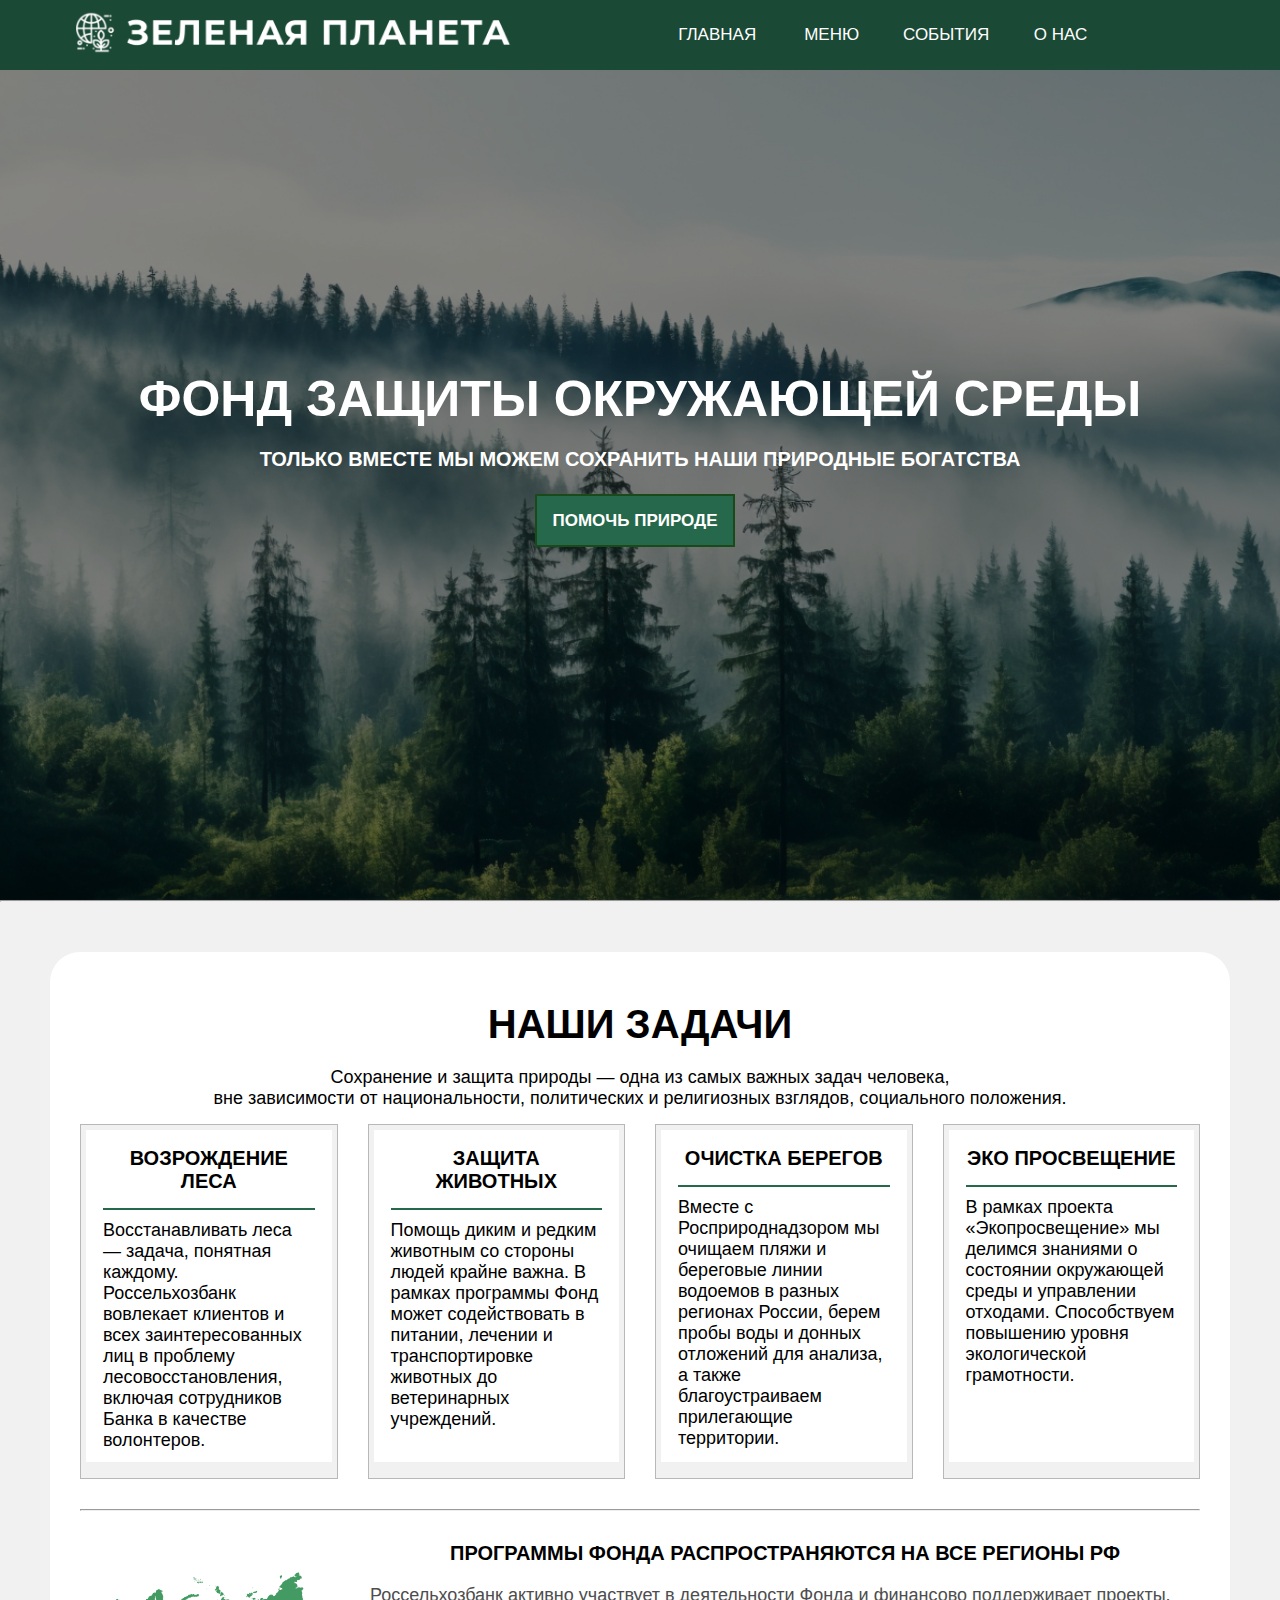
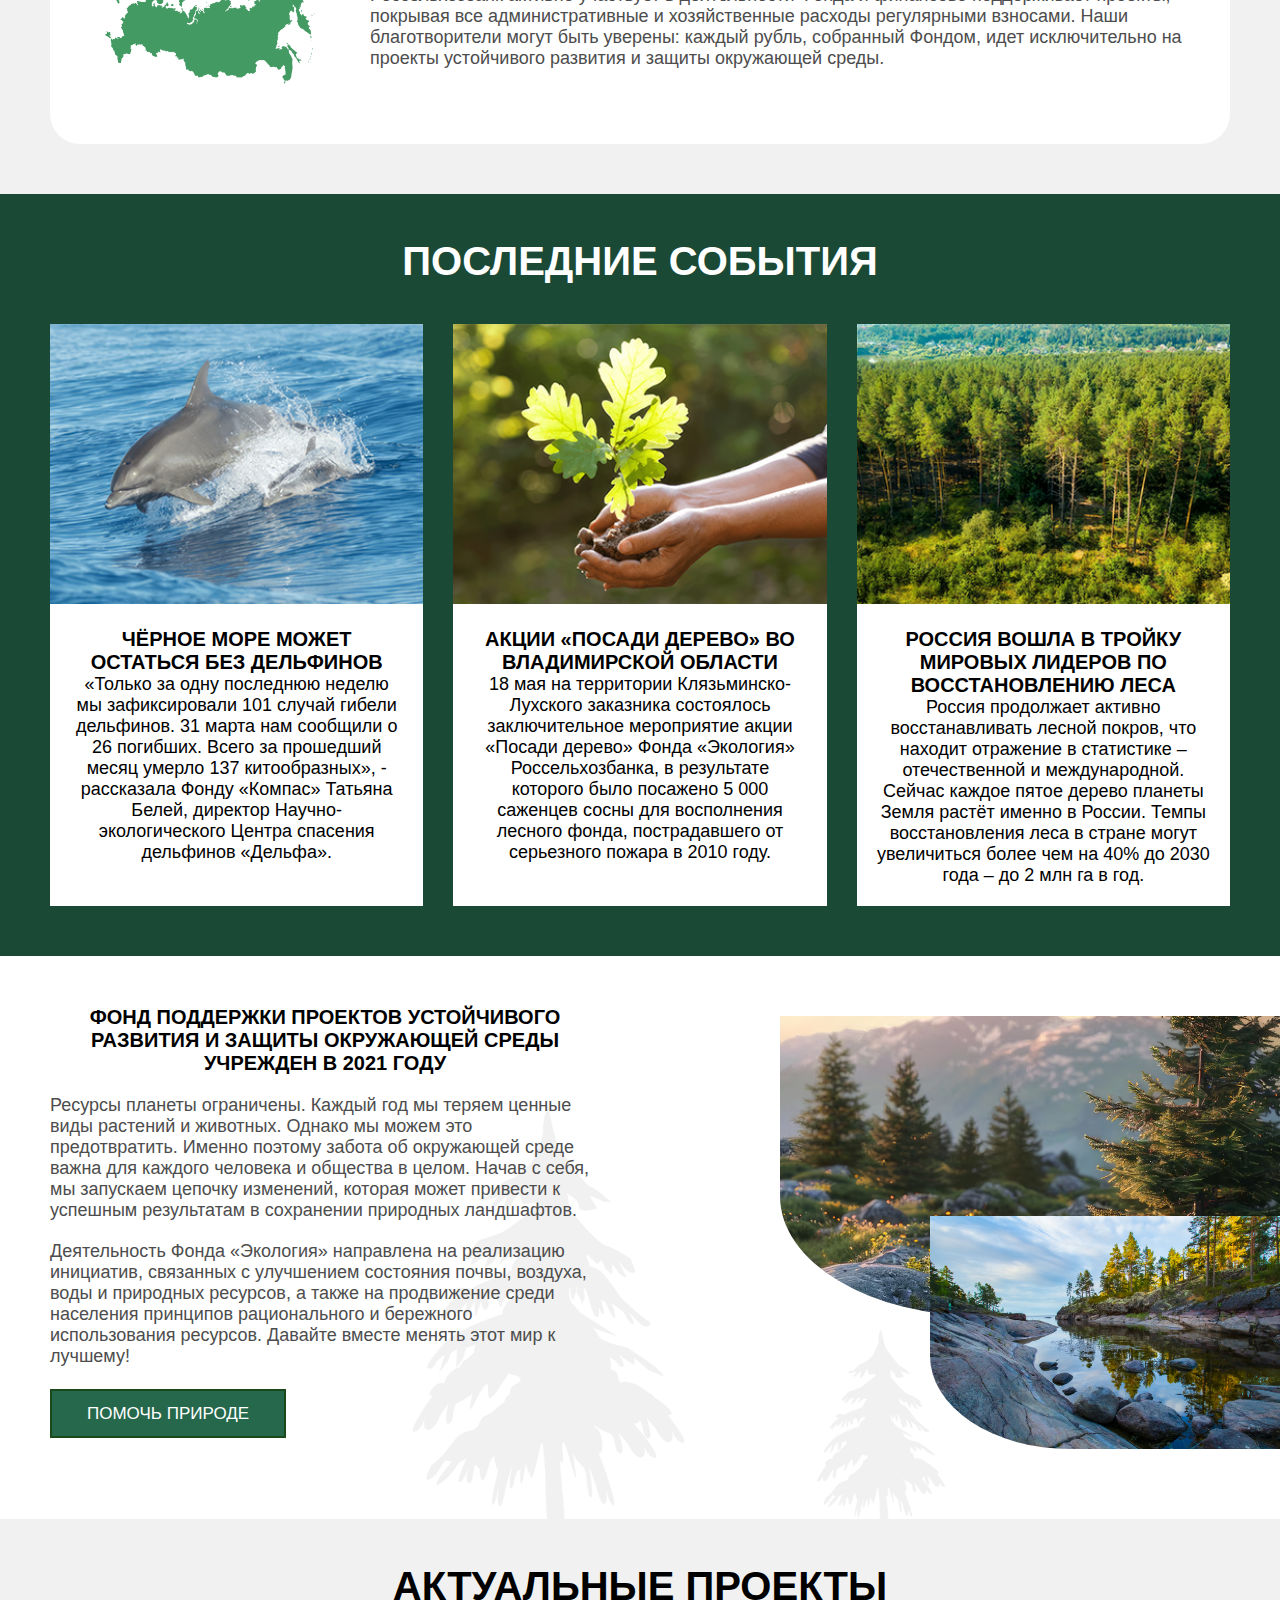
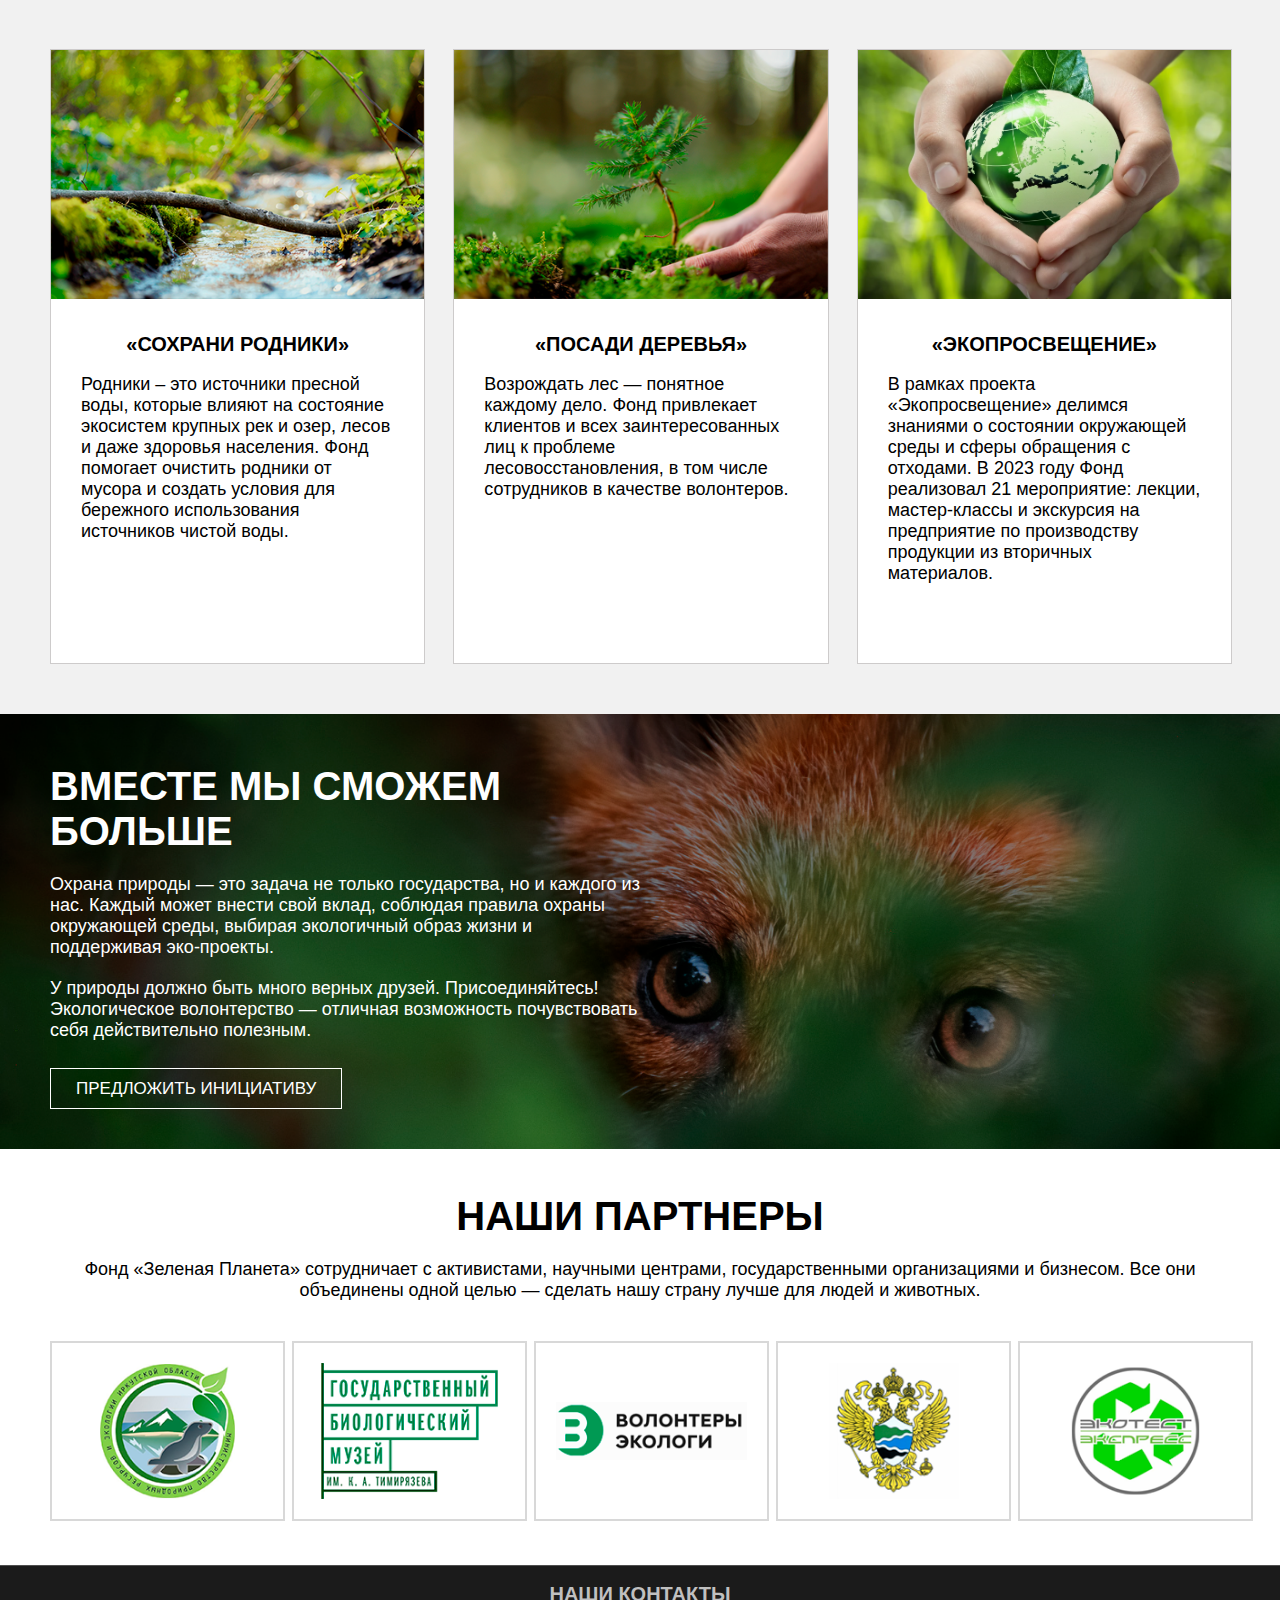
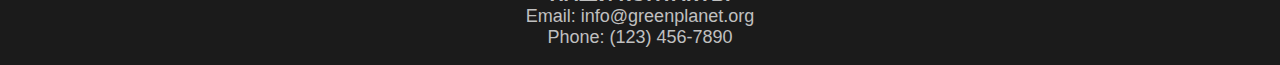
<file: index.html>
<!DOCTYPE html>
<html lang="en">
<head>
    <meta charset="UTF-8">
    <meta name="viewport" content="width=device-width, initial-scale=1.0">
    <link rel="shortcut icon" href="assets/favicon.png" type="image/x-icon">
    <link rel="stylesheet" href="styles/styles.css">
    <title>Зеленая Планета</title>
</head>
<body>
    <div class="page">
        <div class="hearder">
            <header>
                <div class="container">
                    <div class="logo">
                        <a href="index.html">
                            <img src="assets/logo.png" alt="" width="500px">
                        </a>
                    </div>
                    <div class="navigation">
                        <nav>
                            <div class="topnav" id="myTopnav">
                                <ul>
                                    <li>
                                        <a href="#home">Главная</a>
                                    </li>
                                    <li>
                                        <a href="#">Меню</a>
                                        <ul class="dropdown">
                                            <li>
                                                <a href="#projects_main">Проекты</a>
                                            </li>
                                            <li>
                                                <a href="#volunteer_main">Волонтерство</a>
                                            </li>
                                        </ul>
                                    </li>
                                    <li>
                                        <a href="#news">События</a>
                                    </li>
                                    <li>
                                        <a href="#about_main">О нас</a>
                                    </li>
                                    <li class="iconn">
                                        <a href="#" id="menu" class="icon">&#9776</a>
                                    </li>
                                </ul>
                            </div>
                        </nav>
                    </div>
                </div>
            </header>
        </div>
        <div class="content">
            <main>
                <div class="first_main" id="home">
                    <div class="first_main_container">
                        <div class="first_main_header">
                            <h2 class="title_header">Фонд защиты окружающей среды</h2>
                            <h3>Только вместе мы можем сохранить наши природные богатства</h3>
                            <div class="button">
                                <a class="donatenow" href="donateus.html">Помочь природе</a>
                            </div>
                        </div>
                    </div>

                </div>
                <hr>
                <div class="second_main">
                    <div class="second_main_container">
                        <div class="second_main_content">
                            <div>
                                <h2 class="headline_h2">
                                    Наши задачи
                                </h2>
                            </div>
                            <div>
                                <p class="headline_p">
                                    Сохранение и защита природы — одна из самых важных задач человека, 
                                    <br>
                                    вне зависимости от национальности, политических и религиозных взглядов, социального положения.
                                </p>
                            </div>
                            <div class="second_main_blocks">
                                <div class="second_main_block">
                                    <article>
                                        <h3>
                                            Возрождение леса
                                        </h3>
                                        <p>
                                            Восстанавливать леса — задача, понятная каждому. Россельхозбанк вовлекает клиентов и всех заинтересованных лиц в проблему лесовосстановления, включая сотрудников Банка в качестве волонтеров.
                                        </p>
                                    </article>
                                </div>
                                <div class="second_main_block">
                                    <article>
                                        <h3>
                                            Защита животных
                                        </h3>
                                        <p>
                                            Помощь диким и редким животным со стороны людей крайне важна. В рамках программы Фонд может содействовать в питании, лечении и транспортировке животных до ветеринарных учреждений.
                                        </p>
                                    </article>
                                </div>
                                <div class="second_main_block">
                                    <article>
                                        <h3>
                                            Очистка берегов
                                        </h3>
                                        <p>
                                            Вместе с Росприроднадзором мы очищаем пляжи и береговые линии водоемов в разных регионах России, берем пробы воды и донных отложений для анализа, а также благоустраиваем прилегающие территории.
                                        </p>
                                    </article>
                                </div>
                                <div class="second_main_block">
                                    <article>
                                        <h3>
                                            Эко просвещение
                                        </h3>
                                        <p>
                                            В рамках проекта «Экопросвещение» мы делимся знаниями о состоянии окружающей среды и управлении отходами. Способствуем повышению уровня экологической грамотности.
                                        </p>
                                    </article>
                                </div>
                            </div>
                            <hr>
                            <div class="about_programm">
                                <div>
                                    <img src="img/pngwing.com.png" width="250px" alt="">
                                </div>
                                <div class="about_programm_txt">
                                    <div class="headline">
                                        <h3>
                                            Программы Фонда распространяются на все регионы РФ
                                        </h3>
                                    </div>
                                    <div class="txt">
                                        <p>
                                            Россельхозбанк активно участвует в деятельности Фонда и финансово поддерживает проекты, покрывая все административные и хозяйственные расходы регулярными взносами. Наши благотворители могут быть уверены: каждый рубль, собранный Фондом, идет исключительно на проекты устойчивого развития и защиты окружающей среды.
                                        </p>
                                    </div>
                                </div>
                            </div>

                        </div>
                    </div>
                </div>

                <div class="news_main" id="news">
                    <div class="news_main_container">
                        <div>
                            <h2 class="headline_h2">
                                Последние события
                            </h2>
                        </div>
                        <div class="news">
                            <div class="news_blocks">
                                <div class="news_block">
                                    <figure>
                                        <img src="img/news_block/img1.png" alt="">
                                    </figure>
                                    <article>
                                        <h3>
                                            Чёрное море может остаться без дельфинов
                                        </h3>
                                        <p>
                                            «Только за одну последнюю неделю мы зафиксировали 101 случай гибели дельфинов. 31 марта нам сообщили о 26 погибших. Всего за прошедший месяц умерло 137 китообразных», - рассказала Фонду «Компас» Татьяна Белей, директор Научно-экологического Центра спасения дельфинов «Дельфа».
                                        </p>
                                    </article>
                                </div>
                                <div class="news_block">
                                    <figure>
                                        <img src="img/news_block/img4.png" alt="">
                                    </figure>
                                    <article>
                                        <h3>
                                            акции «Посади дерево» во Владимирской области
                                        </h3>
                                        <p>
                                            18 мая на территории Клязьминско-Лухского заказника состоялось заключительное мероприятие акции «Посади дерево» Фонда «Экология» Россельхозбанка, в результате которого было посажено 5 000 саженцев сосны для восполнения лесного фонда, пострадавшего от серьезного пожара в 2010 году.
                                        </p>
                                    </article>
                                </div>
                                <div class="news_block">
                                    <figure>
                                        <img src="img/news_block/img5.png" alt="">
                                    </figure>
                                    <article>
                                        <h3>
                                            Россия вошла в тройку мировых лидеров по восстановлению леса
                                        </h3>
                                        <p>
                                            Россия продолжает активно восстанавливать лесной покров, что находит отражение в статистике – отечественной и международной. Сейчас каждое пятое дерево планеты Земля растёт именно в России. Темпы восстановления леса в стране могут увеличиться более чем на 40% до 2030 года – до 2 млн га в год.
                                        </p>
                                    </article>
                                </div>
                            </div>
                        </div>

                    </div>
                </div>

                <div class="information_main">
                    <div class="information_container">
                        <div class="information_txt">
                            <div class="headline">
                                <h3>
                                    Фонд поддержки проектов устойчивого развития и защиты окружающей среды учрежден в 2021 году
                                </h3>
                            </div>
                            <div class="txt">
                                <p>
                                    Ресурсы планеты ограничены. Каждый год мы теряем ценные виды растений и животных. Однако мы можем это предотвратить. Именно поэтому забота об окружающей среде важна для каждого человека и общества в целом. Начав с себя, мы запускаем цепочку изменений, которая может привести к успешным результатам в сохранении природных ландшафтов.
                                </p>
                                <p>
                                    Деятельность Фонда «Экология» направлена на реализацию инициатив, связанных с улучшением состояния почвы, воздуха, воды и природных ресурсов, а также на продвижение среди населения принципов рационального и бережного использования ресурсов. Давайте вместе менять этот мир к лучшему!
                                </p>
                            </div>
                            <div>
                                <a class="href" href="donateus.html">Помочь природе</a>
                            </div>
                        </div>
                        <div class="information_img1">
                            <img src="img/img7.png" width="560px" alt="">
                        </div>
                        <div class="information_img2">
                            <img src="img/img6.jpg" width="360px" alt="">
                        </div>
                    </div>
                </div>
                <div class="projects_main" id="projects_main">
                    <div class="projects_main_container">
                        <div>
                            <h2 class="headline_h2">
                                Актуальные проекты
                            </h2>
                        </div>
                        <div class="projects_blocks">
                            <div class="projects_block">
                                <figure>
                                    <img src="img/img5.png" alt="">
                                </figure>
                                <div>
                                    <article>
                                        <h3>
                                            «Сохрани родники»
                                        </h3>
                                        <br>
                                        <p>
                                            Родники – это источники пресной воды, которые влияют на состояние экосистем крупных рек и озер, лесов и даже здоровья населения. Фонд помогает очистить родники от мусора и создать условия для бережного использования источников чистой воды.
                                        </p>
                                    </article>
                                </div>
                            </div>
                            <div class="projects_block">
                                <figure>
                                    <img src="img/img4.png" alt="">
                                </figure>
                                <div>
                                    <article>
                                        <h3>
                                            «Посади деревья»
                                        </h3>
                                        <br>
                                        <p>
                                            Возрождать лес — понятное каждому дело. Фонд привлекает клиентов и всех заинтересованных лиц к проблеме лесовосстановления, в том числе сотрудников в качестве волонтеров.
                                        </p>
                                    </article>
                                </div>
                            </div>
                            <div class="projects_block">
                                <figure>
                                    <img src="img/img8.png" alt="">
                                </figure>
                                <div>
                                    <article>
                                        <h3>
                                            «Экопросвещение»
                                        </h3>
                                        <br>
                                        <p>
                                            В рамках проекта «Экопросвещение» делимся знаниями о состоянии окружающей среды и сферы обращения с отходами. В 2023 году Фонд реализовал 21 мероприятие: лекции, мастер-классы и экскурсия на предприятие по производству продукции из вторичных материалов.
                                        </p>
                                    </article>
                                </div>
                            </div>
                        </div>
                    </div>
                </div>
                <div class="volunteer_main" id="volunteer_main">
                    <div class="volunteer_container">
                        <article class="volunteer">
                            <h2 class="headline_h2">
                                Вместе мы сможем больше
                            </h2>
                            <p>
                                Охрана природы — это задача не только государства, но и каждого из нас. Каждый может внести свой вклад, соблюдая правила охраны окружающей среды, выбирая экологичный образ жизни и поддерживая эко-проекты.
                            </p>
                            <p>
                                У природы должно быть много верных друзей. Присоединяйтесь! Экологическое волонтерство — отличная возможность почувствовать себя действительно полезным.
                            </p>
                            <br>
                            <div>
                                <a class="iniciation" href="iniciation.html">Предложить инициативу</a>
                            </div>
                        </article>
                    </div>
                </div>
                <div class="partners_main">
                    <div class="partners_main_container">
                        <div class="partners_header">
                            <h2 class="headline_h2">
                                Наши партнеры
                            </h2>
                            <p class="headline_p">
                                Фонд «Зеленая Планета» сотрудничает с активистами, научными центрами, государственными организациями и бизнесом.
                                Все они объединены одной целью — сделать нашу страну лучше для людей и животных.
                            </p>
                        </div>
                        <div class="partners">
                            <div class="partners_blocks">
                                <div class="partners_block">
                                    <figure>
                                        <img src="img/partners_img/img1.png" alt="">
                                    </figure>
                                </div>
                                <div class="partners_block">
                                    <figure>
                                        <img src="img/partners_img/img2.png" alt="">
                                    </figure>
                                </div>
                                <div class="partners_block">
                                    <figure>
                                        <img src="img/partners_img/img3.png" alt="">
                                    </figure>
                                </div>
                                <div class="partners_block">
                                    <figure>
                                        <img src="img/partners_img/img4.png" alt="">
                                    </figure>
                                </div>
                                <div class="partners_block">
                                    <figure>
                                        <img src="img/partners_img/img5.png" alt="">
                                    </figure>
                                </div>
                            </div>
                        </div>
                    </div>
                </div>

            </main>
            <footer>
                    <div class="footer_container" id="about_main">
                        <div class="footer-container">
                            <div class="footer-contact">
                                <h3>Наши контакты</h3>
                                <p>Email: info@greenplanet.org</p>
                                <p>Phone: (123) 456-7890</p>
                            </div>
                        </div>
                    </div>
            </footer>
        </div>
    </div>
    <script src="script/script.js"></script>
</body>
</html>
</file>
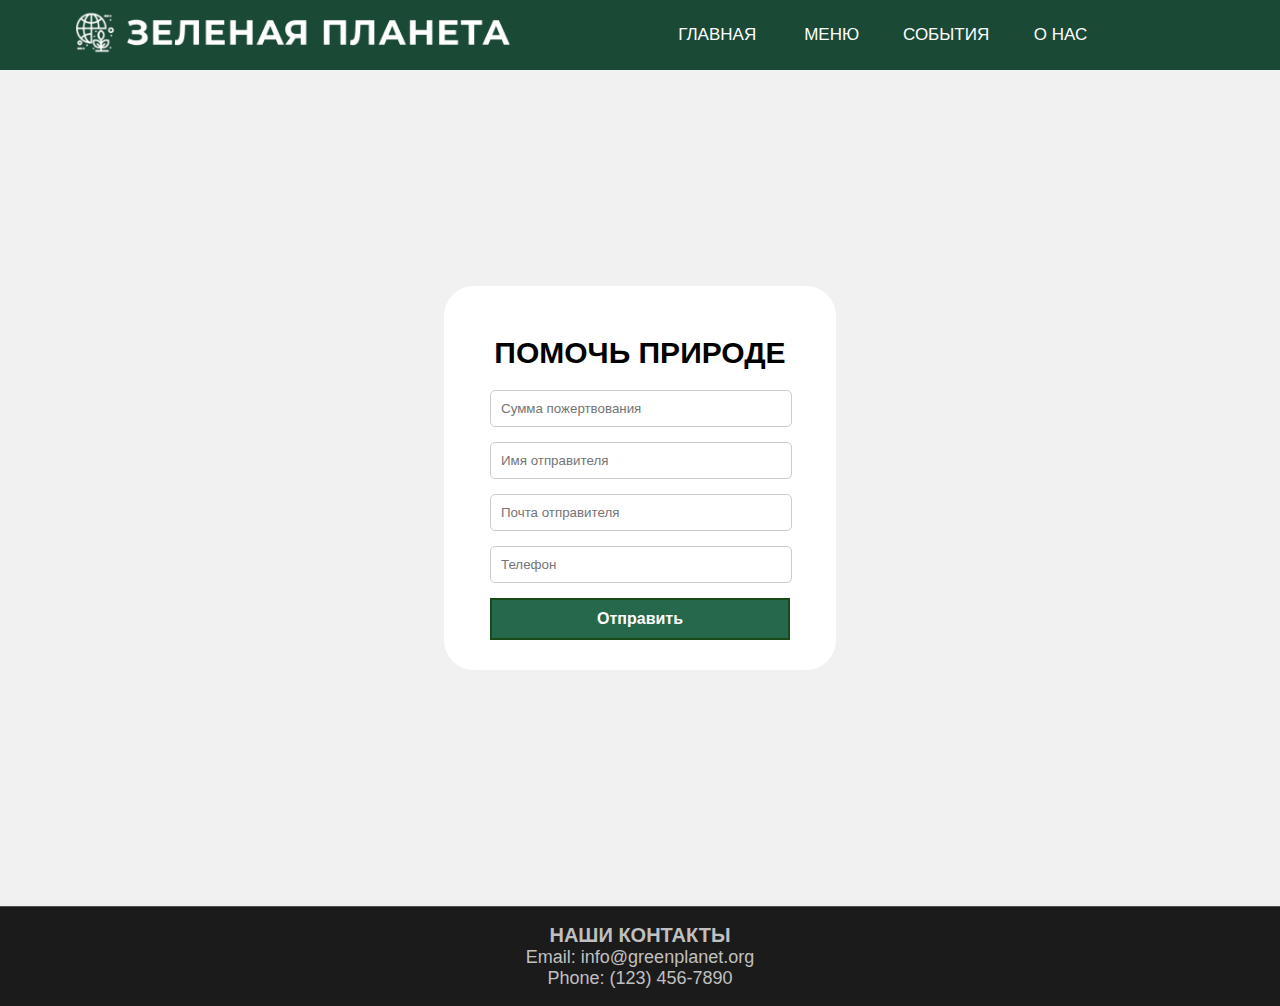
<file: donateus.html>
<!DOCTYPE html>
<html lang="en">
<head>
    <meta charset="UTF-8">
    <meta name="viewport" content="width=device-width, initial-scale=1.0">
    <link rel="shortcut icon" href="assets/favicon.png" type="image/x-icon">
    <link rel="stylesheet" href="styles/styles.css">
    <title>Зеленая Планета</title>
</head>
<body>
    <div class="page">
        <div class="hearder">
            <header>
                <div class="container">
                    <div class="logo">
                        <a href="index.html">
                            <img src="assets/logo.png" alt="" width="500px">
                        </a>
                    </div>
                    <div class="navigation">
                        <nav>
                            <div class="topnav" id="myTopnav">
                                <ul>
                                    <li>
                                        <a href="index.html">Главная</a>
                                    </li>
                                    <li>
                                        <a href="#">Меню</a>
                                        <ul class="dropdown">
                                            <li>
                                                <a href="index.html #projects_main">Проекты</a>
                                            </li>
                                            <li>
                                                <a href="index.html #volunteer_main ">Волонтерство</a>
                                            </li>
                                        </ul>
                                    </li>
                                    <li>
                                        <a href="index.html #news">События</a>
                                    </li>
                                    <li>
                                        <a href="#">О нас</a>
                                    </li>
                                    <li class="iconn">
                                        <a href="#" id="menu" class="icon">&#9776</a>
                                    </li>
                                </ul>
                            </div>
                        </nav>
                    </div>
                </div>
            </header>
        </div>
        <div class="content">
            <main>
                <div class="donate_main">
                    <div class="donate_container">
                        <div class="donate">
                            <h2>
                                Помочь природе
                            </h2>
                            <div class="form_block">
                                <form action="donate.php" method="post" class="donation-form">
                                    <input type="text" id="amount" name="amount" placeholder="Сумма пожертвования" required>
                                    <input type="text" id="name" name="name" placeholder="Имя отправителя" required>
                                    <input type="text" id="email" name="email" placeholder="Почта отправителя" required>
                                    <input type="text" id="phone" name="phone" placeholder="Телефон"  required>
                                    
                                    <button type="submit" class="donatenow">Отправить</button>
                                </form>
                            </div>
                        </div>

                    </div>
                </div>
            </main>
            <footer>
                <div class="footer_container" id="about_main">
                    <div class="footer-container">
                        <div class="footer-contact">
                            <h3>Наши контакты</h3>
                            <p>Email: info@greenplanet.org</p>
                            <p>Phone: (123) 456-7890</p>
                        </div>
                    </div>
                </div>
        </footer>
        </div>
    </div>
    <script src="script/script.js"></script>
</body>
</html>
</file>
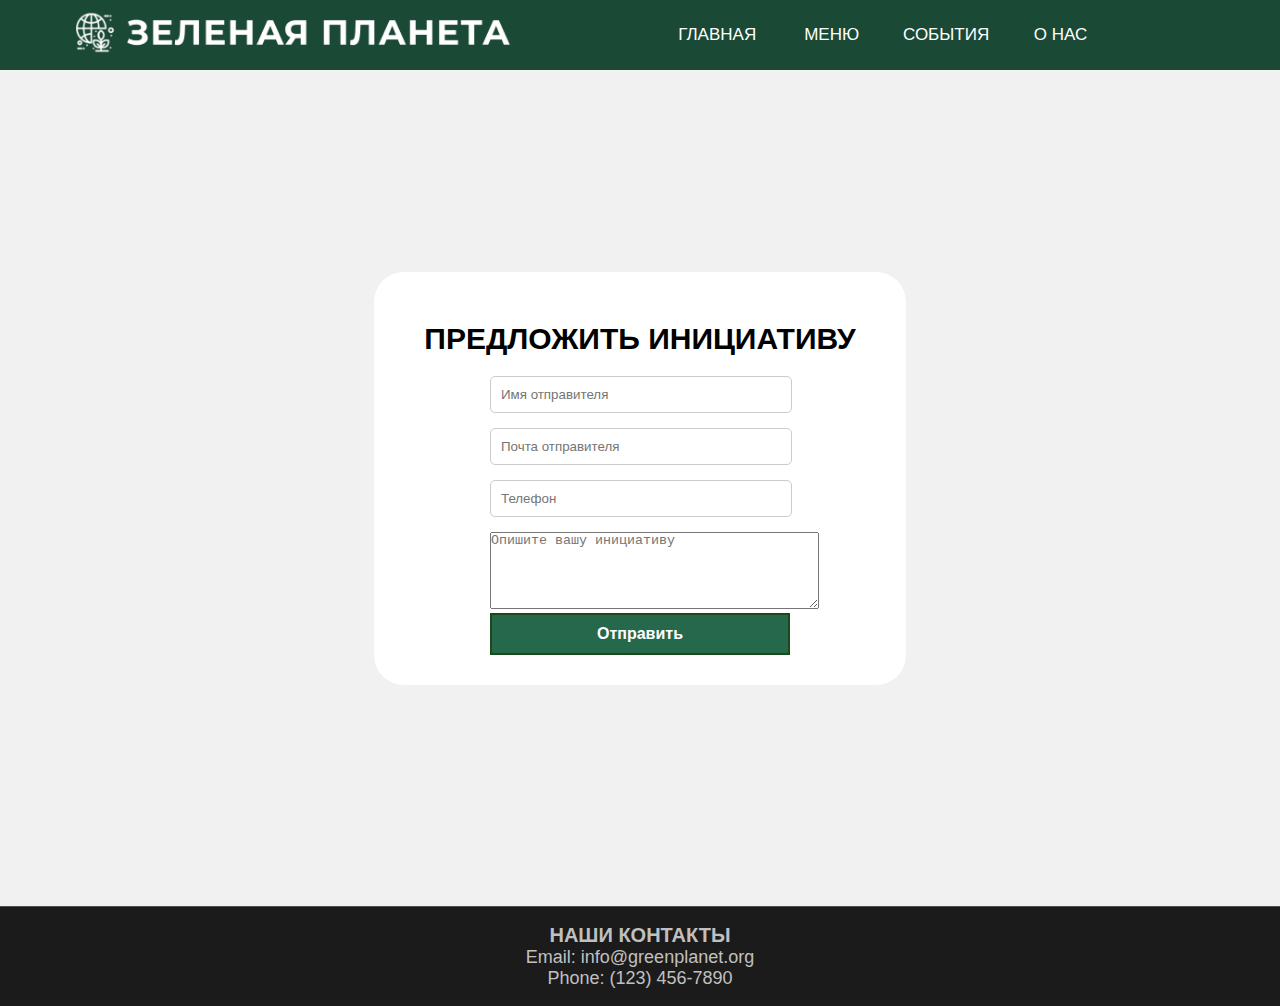
<file: iniciation.html>
<!DOCTYPE html>
<html lang="en">
<head>
    <meta charset="UTF-8">
    <meta name="viewport" content="width=device-width, initial-scale=1.0">
    <link rel="shortcut icon" href="assets/favicon.png" type="image/x-icon">
    <link rel="stylesheet" href="styles/styles.css">
    <title>Зеленая Планета</title>
</head>
<body>
    <div class="page">
        <div class="hearder">
            <header>
                <div class="container">
                    <div class="logo">
                        <a href="index.html">
                            <img src="assets/logo.png" alt="" width="500px">
                        </a>
                    </div>
                    <div class="navigation">
                        <nav>
                            <div class="topnav" id="myTopnav">
                                <ul>
                                    <li>
                                        <a href="index.html">Главная</a>
                                    </li>
                                    <li>
                                        <a href="#">Меню</a>
                                        <ul class="dropdown">
                                            <li>
                                                <a href="index.html #projects_main">Проекты</a>
                                            </li>
                                            <li>
                                                <a href="index.html #volunteer_main ">Волонтерство</a>
                                            </li>
                                        </ul>
                                    </li>
                                    <li>
                                        <a href="index.html #news">События</a>
                                    </li>
                                    <li>
                                        <a href="#">О нас</a>
                                    </li>
                                    <li class="iconn">
                                        <a href="#" id="menu" class="icon">&#9776</a>
                                    </li>
                                </ul>
                            </div>
                        </nav>
                    </div>
                </div>
            </header>
        </div>
        <div class="content">
            <main>
                <div class="donate_main">
                    <div class="donate_container">
                        <div class="donate">
                            <h2>
                                Предложить инициативу
                            </h2>
                            <div class="form_block">
                                <form action="iniciation.php" method="post" class="donation-form">
                                    <input type="text" id="name" name="name" placeholder="Имя отправителя" required>
                                    <input type="text" id="email" name="email" placeholder="Почта отправителя" required>
                                    <input type="text" id="phone" name="phone" placeholder="Телефон" required>
                                    <textarea name="comment" cols="39" rows="5" id="comment" placeholder="Опишите вашу инициативу" ></textarea>
                                    <button type="submit" class="donatenow">Отправить</button>
                                </form>
                            </div>
                        </div>

                    </div>
                </div>
            </main>
            <footer>
                <div class="footer_container" id="about_main">
                    <div class="footer-container">
                        <div class="footer-contact">
                            <h3>Наши контакты</h3>
                            <p>Email: info@greenplanet.org</p>
                            <p>Phone: (123) 456-7890</p>
                        </div>
                    </div>
                </div>
        </footer>
        </div>
    </div>
    <script src="script/script.js"></script>
</body>
</html>
</file>
<file: styles/styles.css>
*{
    margin: 0;
    padding: 0;
}
body{
    font-family: 'Segoe UI', Tahoma, Geneva, Verdana, sans-serif;
}
a{
    text-decoration: none;
    text-transform: uppercase;
    color: white;
    text-align: center;
    font-size: 17px;
}
.topnav a:hover{
    border-bottom: 3px solid rgb(255, 255, 255);
}
div{
    display: block;
    unicode-bidi: isolate;
}
.topnav .icon{
    display: none;
}
header{
    height: 70px;
    display: flex;
    position: fixed;
    width: 100%;
    background-color: rgb(26, 73, 53);
    z-index: 1000;
}
.container{
    display: flex;
    align-items: center;
    justify-content: space-between;
    margin-left: auto;
    margin-right: auto;
    width: 100%;
    padding-left: 50px;
    padding-right: 50px;
}
.dropdown {
    display: none;
}
li:hover .dropdown {
    display: block;
    position: absolute;
    width: 150px;
    padding-top: 17px;
    border-bottom: none;
}
.dropdown a {
    text-decoration: none;
    margin-top: 10px;
    display: block;
}
ul.dropdown {
    align-items: center;
    list-style: none;
    background-color: rgb(26, 73, 53);
}
li {
    width: 110px;
    display: inline-block;
    text-align: center;
    position: relative;
}
main{
    display: flex;
    flex-direction: column;
    width: 100%;
}
h2.headline_h2{
    padding: 20px;
    font-size: 40px;
    text-transform: uppercase;
    text-align: center;
}
h2.title_header{
    font-size: 50px;
    text-transform: uppercase;
    color: white;
    margin-bottom: 20px;
}
h3{
    font-size: 20px;
    text-transform: uppercase;
    text-align: center;
}
p{
    font-size: 18px;
}
p.headline_p{
    text-align: center;
}
/*/////////////////////////////////////////////////////*/
.first_main{
    display: flex;
    align-items: center;
    text-align: center;
    background-image: url(img1.png);
    background-size: cover;
    background-position: center;
    height: 100vh;
}
.first_main_container{
    width: 100%;
    margin-left: 40px;
    margin-right: 40px;
    padding: 40px;
}
.first_main_container h3{
    color: white;
}
.button{
    margin-top: 40px;
}
a.donatenow, button.donatenow{
    margin-right: 10px;
    padding: 15px;
    color: rgb(255, 255, 255);
    border: 2px solid rgb(26, 73, 26);
    background: rgb(38, 104, 75);
    font-weight: 600;
    cursor: pointer;
    transition: all 0.3 ease;
}
a.donatenow:hover {
    background-color: rgb(45, 123, 89);
    transform: scale(1.1);
}
.href{
    cursor: pointer;
    transition: all 0.3 ease;
}
.href:hover{
    background-color: rgb(45, 123, 89);
    transform: scale(1.1);
}

/*/////////////////////////////////////////////////////*/
.second_main{
    padding-top: 50px;
    padding-bottom: 50px;
    background-color: #f1f1f1;
}
.second_main_container,.information_container, .news_main_container, .projects_main_container, .volunteer_container,.partners_main_container,.donate_container{
    margin-left: auto;
    margin-right: auto;
    max-width: 1400px;
    padding-left: 50px;
    padding-right: 50px;
}
.second_main_content{
    padding: 30px;
    border-radius: 30px;
    background-color: white;
}
.second_main_blocks{
    display: grid;
    grid-template-columns: 1fr 1fr 1fr 1fr;
    gap: 30px;
    margin-bottom: 30px;
    margin-top: 15px;
}
.second_main_block{
    border: 1px solid rgb(184, 184, 184);
    background-color: #f1f1f1;
    transition: all .3s ease-out;
    padding: 5px;
}
.second_main_block:hover{
    background-color: rgba(38, 104, 75, 0.308);
}
.second_main_block article{
    height: 87%;
    padding: 17px;
    margin-bottom: 5px;
    background: white;
}
.second_main_block p{
    padding-top: 10px;
}
.second_main_block h3{
    padding-bottom: 15px;
    color: black;
    border-bottom: 2px solid rgb(38, 104, 75);
}
.about_programm{
    display: flex;
    align-items: center;
    margin-top: 20px;
}
.about_programm_txt{
    margin-left: 40px;
    width: 980px;
}
/*/////////////////////////////////////////////////////*/
.news_main{
    padding-top: 25px;
    padding-bottom: 50px;
    background-color: rgb(26, 73, 53);
}
.news{
    margin-top: 20px;
    display: flex;
    justify-content: center;
    align-items: center;
}
.news_main_container h2{
    color: white;
}
.news_blocks{
    display: grid;
    grid-template-columns: 1fr 1fr 1fr;
    column-gap: 30px;
    row-gap: 30px;
    text-align: center;
}
.news_block{
    background-color: white;
    width: 100%;
}
.news_block article{
    padding: 20px;
}
.news_block figure{
    height: auto;
}
.news_block figure img{
    width: 100%;
}
/*/////////////////////////////////////////////////////*/
.information_main{
    padding-top: 50px;
    padding-bottom: 50px;
    background-image: url(img2.png);
    background-size: cover;
    background-position: center;
}
.information_txt{
    display: inline-block;
    width: 550px;
    font-size: 19px;
    margin-bottom: 45px;
}
.txt{
    margin-bottom: 35px;
}
.information_container a{
    padding: 13px;
    padding-left: 35px;
    padding-right: 35px;
    background-color: rgb(38, 104, 75);
    border: 2px solid rgb(26, 73, 26);
}
.information_img1{
    margin-top: 10px;
    display: inline-block;
    position: absolute;
    right: 0;
}
.information_img2{
    margin-top: 240px;
    display: inline-block;
    position: absolute;
    right: 0;
}
.information_img1 img,.information_img2 img{
    border-radius: 0% 0% 0% 40%;
}
.txt p{
    margin-top: 20px;
    margin-bottom: 20px;
    color: rgb(77, 77, 77);
}
/*/////////////////////////////////////////////////////*/
.projects_main{
    padding-top: 25px;
    padding-bottom: 50px;
    background-color: #f1f1f1;
}
.projects_main_container article{
    padding: 30px;
    height: 300px;
    transition: all .3s ease-out;
}
.projects_blocks{
    margin-top: 20px;
    display: grid;
    grid-template-columns: 1fr 1fr 1fr;
    gap: 30px;
}
.projects_block{
    width: 100%;
    transition: all .3s ease-out;
    background-color: white;
    border: 1px solid rgb(205, 203, 203);
}
.projects_block:hover{
    background-color: rgba(121, 181, 156, 0.323);
}
.projects_block figure img{
    width: 100%;
}
.topnav, .nav_footer_links{
    list-style: none;
}
.topnav li,.nav_footer_links li{
    display: inline-block;
}
/*/////////////////////////////////////////////////////*/
.volunteer_main{
    padding-top: 50px;
    padding-bottom: 50px;
    background-image: url(img3.png);
    background-position: center;
    background-size: cover;
}
article.volunteer{
    width: 50%;
    color: white;
}
article.volunteer h2{
    padding: 0;
    text-align: left;
    margin-bottom: 20px;
}
article.volunteer p{
    margin-bottom: 20px;
}
.iniciation{
    margin-top: 10px;
    cursor: pointer;
    padding: 10px 25px;
    border: 1px solid;
}
/*/////////////////////////////////////////////////////*/
.partners_main{
    padding-top: 25px;
    padding-bottom: 20px;
}
.partners_header{
    margin-bottom: 40px;
}
.partners_header h3{
    font-size: 20px;
    color: black;
}
.partners{
    margin-bottom: 20px;
}
.partners_blocks{
    display: grid;
    grid-template-columns: 1fr 1fr 1fr 1fr 1fr;
    column-gap: 30px;
}
.partners_block img{
    width: 90%;
    padding: 20px;
    border: 2px solid rgba(128, 128, 128, 0.31);
}
footer{
    color: rgb(192, 192, 192);
    height: 11vh;
    display: flex;
    align-items: center;
    background-color: rgb(27, 27, 27);
    border-top: 1px solid rgb(79, 79, 79);
}
.footer_container{
    margin-left: auto;
    margin-right: auto;
    max-width: 1400px;
}
.footer-contact{
    text-align: center;
}
footer a{
    text-transform: none;
    color: rgb(192, 192, 192);
}
.donate_main{
    height: 84vh;
    padding-top: 100px;
    padding-bottom: 50px;
    background-color: #f1f1f1;
    display: flex;
    align-items: center;
}
.donate{
    padding: 30px;
    background-color: white;
    border-radius: 30px;
}
.donate h2{
    text-transform: uppercase;
    text-align: center;
    padding: 20px;
    font-size: 30px;
}

.donation-form{
    width: 300px;
}
.donation-form label {
    display: block;
    margin-bottom: 5px;
    color: #333;
}
.donation-form input {
    width: calc(100% - 20px);
    padding: 10px;
    margin-bottom: 15px;
    border: 1px solid #ccc;
    border-radius: 5px;
}
.donation-form button {
    width: 100%;
    padding: 10px;
    font-size: 16px;
    cursor: pointer;
}
.form_block{
    display: flex;
    align-items: center;
    justify-content: center;
}
/*/////////////////////////////////////////////////////*/
@media (max-width:1280px){
    .information_img1 img{
        width: 500px;
    }
    .information_img2 img{
        margin-top: -30px;
        width: 350px;
    }
}
@media (max-width:1262px){
    .information_img1 img{
        width: 450px;
    }
    .information_img2 img{
        width: 300px;
    }
    .topnav a{
        display: none;
    }
    .topnav a.icon{
        float:right;
        display: block;
        color: white;
        font-size: 25px;
    }
    nav{
        width: 100%;
    }
    .topnav.responsive{
        width:150px;
        margin-top: -20px;
        position: relative;
        top: 85px;
        left:9px;
    }
    header .topnav.responsive{
        background-color: rgb(26, 73, 53);
    }
    header .topnav.responsive a.icon{
        position: absolute;
        top: -170px;
        right:9px;
    }
    header .topnav.responsive a{
        float: none;
        margin-top: 10px;
        display: block;
        text-align: right;
    }
    ul{
        
        display: flex;
        flex-direction: column;
    }
    li:hover .dropdown {
        left: -150px;
        top: -7px;
    }
    .logo img{
        width: 450px;
    }
    .first_main_header h2{
        font-size: 40px;
    }
    .first_main_header h3{
        font-size: 20px;
    }
    .about_programm img{
        width: 170px;
    }
    h2.title_black,h2.title_white{
        font-size: 30px;
    }
}
@media (max-width:1100px){
    .second_main_blocks,.news_blocks,.projects_blocks{
        grid-template-columns: 1fr 1fr;
    }
    .information_img1 img{
        width: 350px;
    }
    .information_img2 img{
        margin-top: -80px;
        width: 250px;
    }
}
@media (max-width:1000px){
    .information_img1 img,.information_img2 img{
        display: none;
    }
    .information_txt{
        width: auto;
    }
    article.volunteer{
        width: 70%;
        color: white;
    }
}
@media (max-width:750px){
    .first_main_container {
        padding: 10px;
    }
    .second_main_container,.information_container{
        padding-left: 20px;
        padding-right: 20px;
    }
    .second_main_content {
        padding: 15px;
    }
    .second_main_blocks,.news_blocks,.projects_blocks{
        grid-template-columns: 1fr;
    }
    .about_programm img{
        display: none;
    }
    .about_programm_txt {
        margin-left: 0;
    }
    .logo img{
        width: 320px;
    }
    .container{
        padding-left: 0;
    }
    h2.headline_h2{
        padding: 20px;
        font-size: 20px;
        text-transform: uppercase;
        text-align: center;
    }
    h2.title_header{
        font-size: 25px;
        text-transform: uppercase;
        color: white;
        margin-bottom: 20px;
    }
    h3{
        font-size: 15px;
        text-transform: uppercase;
        text-align: center;
    }
    .first_main_header h3 {
        font-size: 15px;
    }
    p{
        font-size: 14px;
    }
    p.headline_p{
        text-align: center;
        font-size: 14px;
    }
    article.volunteer{
        width: 100%;
        color: white;
    }
}
@media (max-width:550px){
    .logo img{
        width: 220px;
    }
    .news_main_container,.projects_main_container,.volunteer_container,.partners_main_container{
        padding-left: 15px;
        padding-right: 15px;
    }
}
</file>
